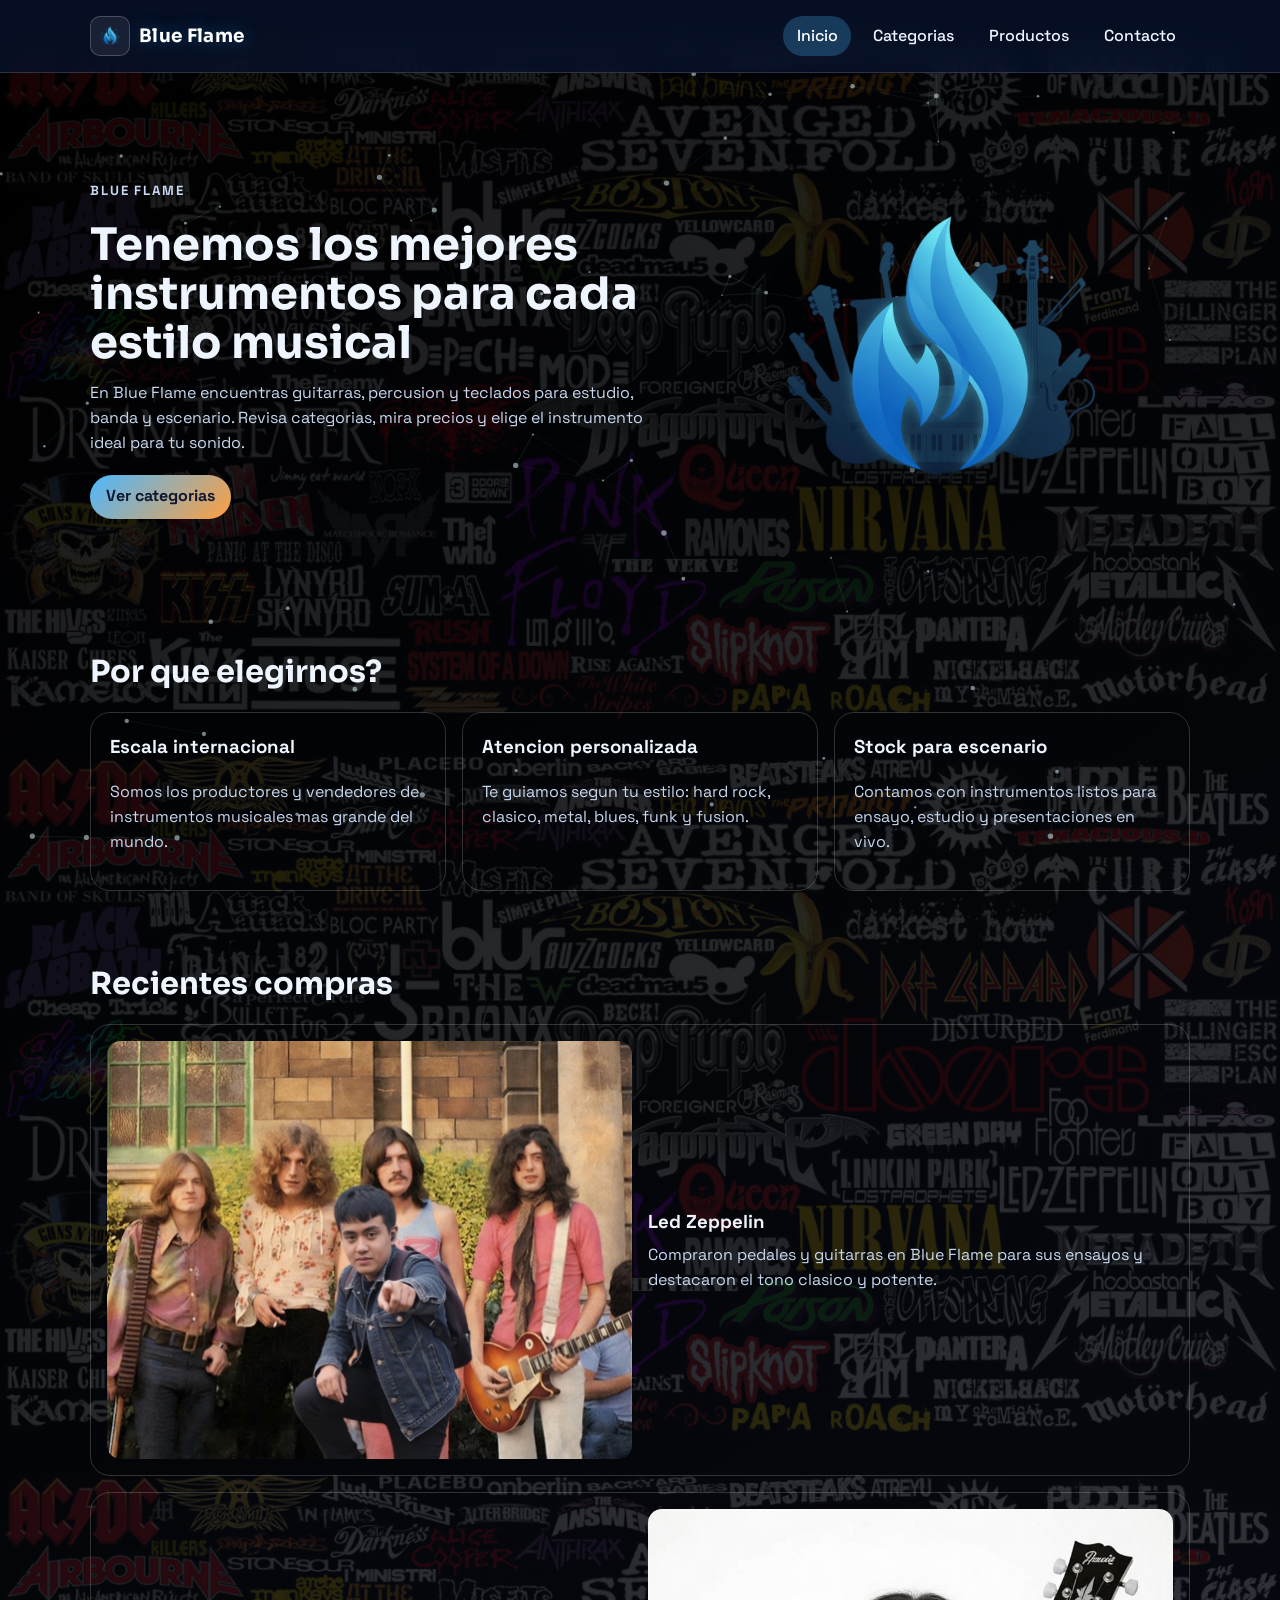
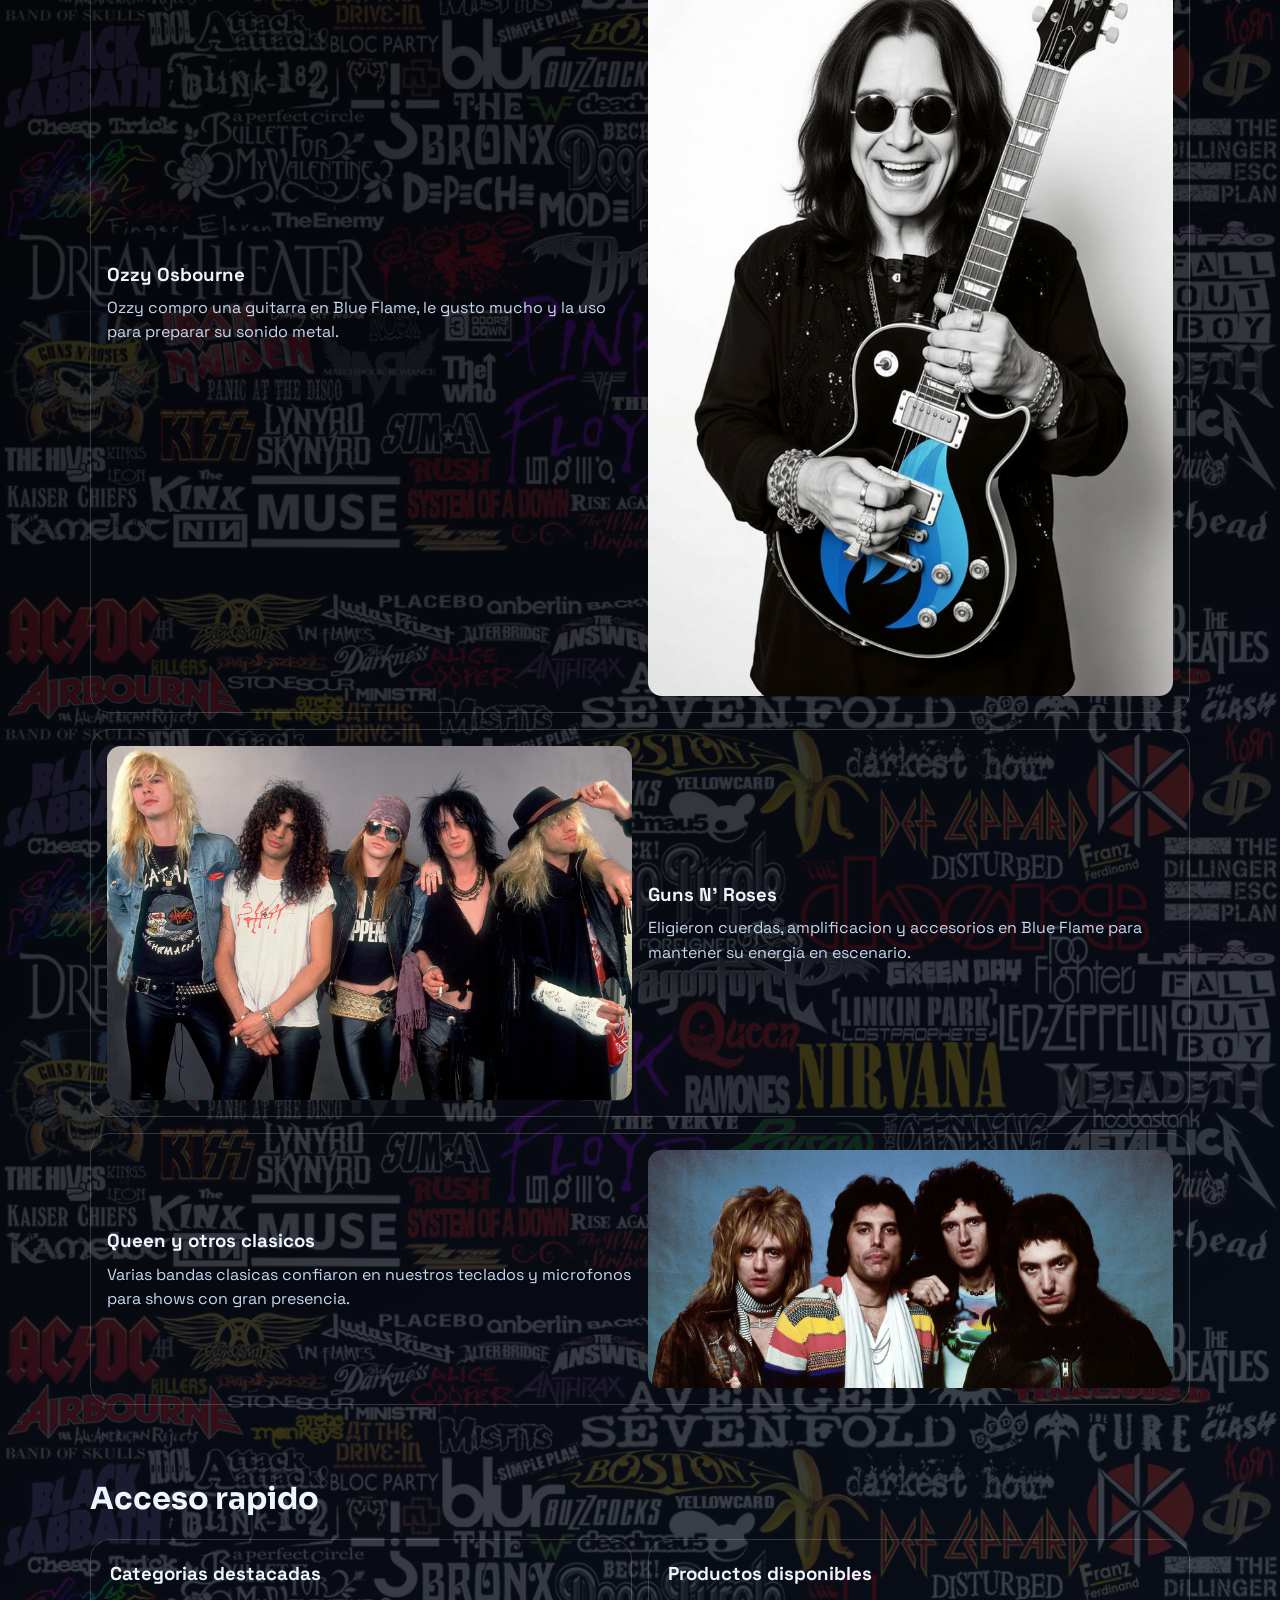
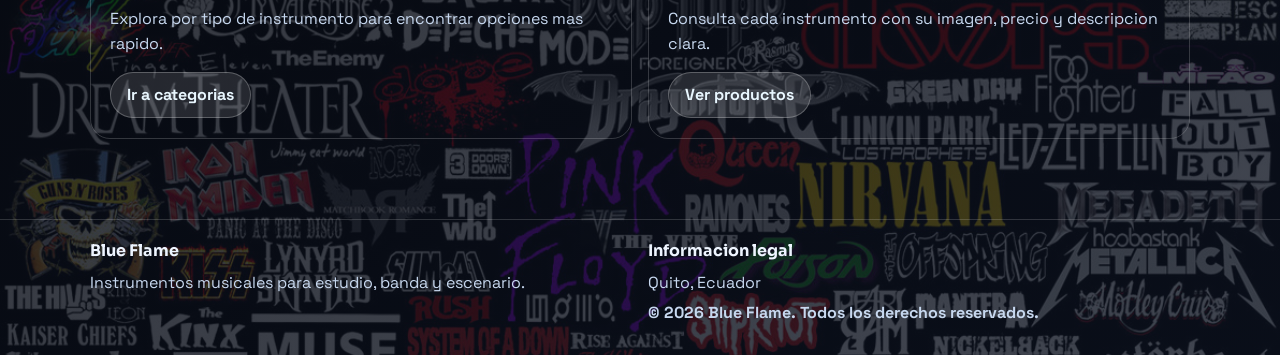
<file: index.html>
﻿<!doctype html>
<html lang="es">
<head>
  <meta charset="UTF-8">
  <meta name="viewport" content="width=device-width, initial-scale=1.0">
  <meta name="description" content="Blue Flame: tienda de instrumentos musicales en Quito.">
  <title>Blue Flame | Inicio</title>
  <link rel="preconnect" href="https://fonts.googleapis.com">
  <link rel="preconnect" href="https://fonts.gstatic.com" crossorigin>
  <link href="https://fonts.googleapis.com/css2?family=Space+Grotesk:wght@400;500;700&family=Sora:wght@600;700&display=swap" rel="stylesheet">
  <link rel="stylesheet" href="assets/css/styles.css">
</head>
<body>
  <!-- Capa visual global: particulas y loader para transiciones entre paginas. -->
  <canvas id="particle-canvas" aria-hidden="true"></canvas>
  <div id="pageLoader" class="page-loader" aria-live="polite" aria-label="Pantalla de carga">
    <div class="page-loader__box">
      <img class="page-loader__img" src="assets/img/loader/ozzy-4.png" alt="Cargando assets de Blue Flame">
      <p class="page-loader__text">Estamos cargando los assets...</p>
    </div>
  </div>

  <header class="site-header">
    <div class="container header-content">
      <a class="brand" href="index.html">
        <img class="brand-logo" src="assets/img/logo.png" alt="Logo Blue Flame">
        <span>Blue Flame</span>
      </a>
      <button class="nav-toggle" aria-label="Abrir menu" aria-expanded="false">Menu</button>
      <nav class="site-nav" aria-label="Navegacion principal">
        <ul>
          <li><a class="active" href="index.html">Inicio</a></li>
          <li><a href="categorias.html">Categorias</a></li>
          <li><a href="productos.html">Productos</a></li>
          <li><a href="contacto.html">Contacto</a></li>
        </ul>
      </nav>
    </div>
  </header>

  <main>
    <!-- Seccion principal de bienvenida con CTA hacia categorias. -->
    <section class="hero reveal">
      <div class="container hero-grid">
        <article class="hero-copy">
          <p class="eyebrow">Blue Flame</p>
          <h1>Tenemos los mejores instrumentos para cada estilo musical</h1>
          <p>
            En Blue Flame encuentras guitarras, percusion y teclados para estudio, banda y escenario.
            Revisa categorias, mira precios y elige el instrumento ideal para tu sonido.
          </p>
          <a class="btn btn-primary" href="categorias.html">Ver categorias</a>
        </article>
        <article class="hero-logo-stage">
          <img class="hero-main-logo" src="assets/img/logo.png" alt="Logo Blue Flame">
        </article>
      </div>
    </section>

    <!-- Bloque de recomendaciones en formato zigzag para mejorar lectura visual. -->
    <section class="section reveal">
      <div class="container">
        <h2>Por que elegirnos?</h2>
        <div class="grid three-cols">
          <article class="card hover-reactive">
            <h3>Escala internacional</h3>
            <p>Somos los productores y vendedores de instrumentos musicales mas grande del mundo.</p>
          </article>
          <article class="card hover-reactive">
            <h3>Atencion personalizada</h3>
            <p>Te guiamos segun tu estilo: hard rock, clasico, metal, blues, funk y fusion.</p>
          </article>
          <article class="card hover-reactive">
            <h3>Stock para escenario</h3>
            <p>Contamos con instrumentos listos para ensayo, estudio y presentaciones en vivo.</p>
          </article>
        </div>
      </div>
    </section>

    <section class="section reveal">
      <div class="container">
        <h2>Recientes compras</h2>
        <div class="rock-zigzag">
          <article class="rock-item hover-reactive">
            <figure class="rock-item__media">
              <img src="assets/img/banners/recomendacion-led-zeppelin.png" alt="Recomendacion Led Zeppelin">
            </figure>
            <div class="rock-item__copy">
              <h3>Led Zeppelin</h3>
              <p>Compraron pedales y guitarras en Blue Flame para sus ensayos y destacaron el tono clasico y potente.</p>
            </div>
          </article>

          <article class="rock-item hover-reactive">
            <figure class="rock-item__media">
              <img src="assets/img/banners/recomendacion-ozzy-osbourne.png" alt="Recomendacion Ozzy Osbourne">
            </figure>
            <div class="rock-item__copy">
              <h3>Ozzy Osbourne</h3>
              <p>Ozzy compro una guitarra en Blue Flame, le gusto mucho y la uso para preparar su sonido metal.</p>
            </div>
          </article>

          <article class="rock-item hover-reactive">
            <figure class="rock-item__media">
              <img src="assets/img/banners/recomendacion-guns-n-roses.png" alt="Recomendacion Guns N Roses">
            </figure>
            <div class="rock-item__copy">
              <h3>Guns N' Roses</h3>
              <p>Eligieron cuerdas, amplificacion y accesorios en Blue Flame para mantener su energia en escenario.</p>
            </div>
          </article>

          <article class="rock-item hover-reactive">
            <figure class="rock-item__media">
              <img src="assets/img/banners/recomendacion-queen.jpg" alt="Recomendacion Queen">
            </figure>
            <div class="rock-item__copy">
              <h3>Queen y otros clasicos</h3>
              <p>Varias bandas clasicas confiaron en nuestros teclados y microfonos para shows con gran presencia.</p>
            </div>
          </article>
        </div>
      </div>
    </section>

    <section class="section reveal">
      <div class="container">
        <h2>Acceso rapido</h2>
        <div class="grid two-cols">
          <article class="feature-card hover-reactive">
            <h3>Categorias destacadas</h3>
            <p>Explora por tipo de instrumento para encontrar opciones mas rapido.</p>
            <a class="btn btn-secondary" href="categorias.html">Ir a categorias</a>
          </article>
          <article class="feature-card hover-reactive">
            <h3>Productos disponibles</h3>
            <p>Consulta cada instrumento con su imagen, precio y descripcion clara.</p>
            <a class="btn btn-secondary" href="productos.html">Ver productos</a>
          </article>
        </div>
      </div>
    </section>
  </main>

  <footer class="site-footer">
    <!-- Pie legal compacto solicitado para mantener foco en contenido principal. -->
    <div class="container footer-grid">
      <section class="footer-block" aria-label="Marca Blue Flame">
        <h3>Blue Flame</h3>
        <p>Instrumentos musicales para estudio, banda y escenario.</p>
      </section>
      <section class="footer-block" aria-label="Informacion legal">
        <h3>Informacion legal</h3>
        <p>Quito, Ecuador</p>
        <p class="footer-copy">&copy; <span data-current-year>2026</span> Blue Flame. Todos los derechos reservados.</p>
      </section>
    </div>
  </footer>

  <script src="assets/js/script.js"></script>
</body>
</html>
</file>
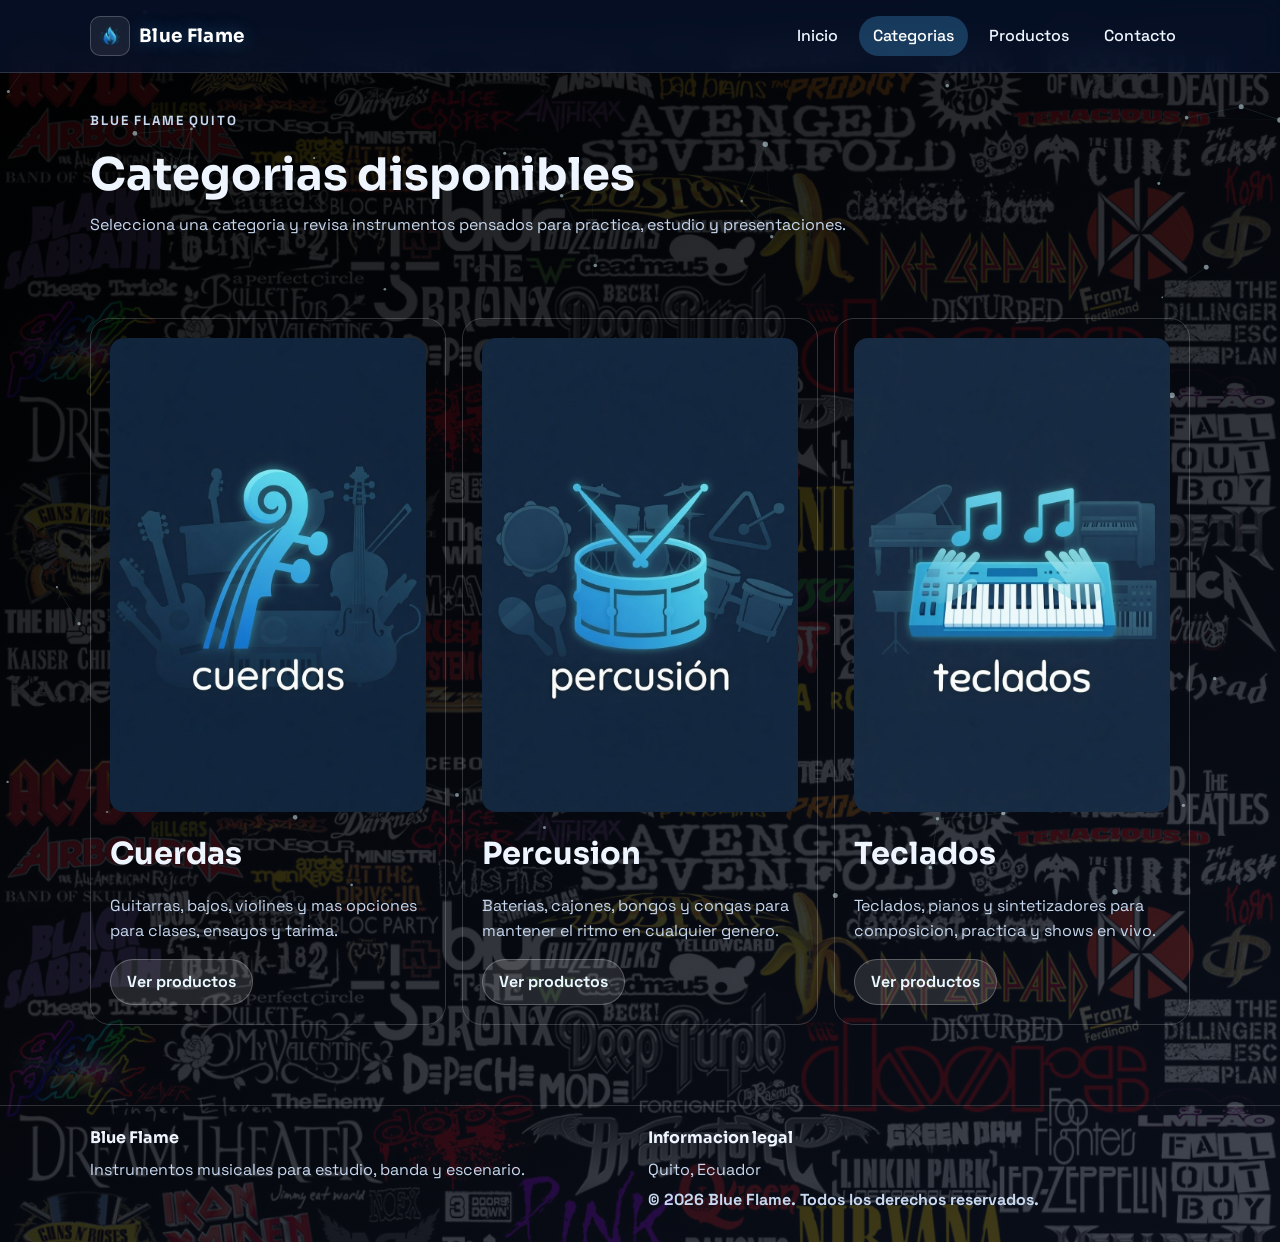
<file: categorias.html>
﻿<!doctype html>
<html lang="es">
<head>
  <meta charset="UTF-8">
  <meta name="viewport" content="width=device-width, initial-scale=1.0">
  <meta name="description" content="Categorias de Blue Flame">
  <title>Blue Flame | Categorias</title>
  <link rel="preconnect" href="https://fonts.googleapis.com">
  <link rel="preconnect" href="https://fonts.gstatic.com" crossorigin>
  <link href="https://fonts.googleapis.com/css2?family=Space+Grotesk:wght@400;500;700&family=Sora:wght@600;700&display=swap" rel="stylesheet">
  <link rel="stylesheet" href="assets/css/styles.css">
</head>
<body>
  <!-- Capa visual global: particulas y loader para transiciones entre paginas. -->
  <canvas id="particle-canvas" aria-hidden="true"></canvas>
  <div id="pageLoader" class="page-loader" aria-live="polite" aria-label="Pantalla de carga">
    <div class="page-loader__box">
      <img class="page-loader__img" src="assets/img/loader/ozzy-4.png" alt="Cargando assets de Blue Flame">
      <p class="page-loader__text">Estamos cargando los assets...</p>
    </div>
  </div>

  <header class="site-header">
    <div class="container header-content">
      <a class="brand" href="index.html">
        <img class="brand-logo" src="assets/img/logo.png" alt="Logo Blue Flame">
        <span>Blue Flame</span>
      </a>
      <button class="nav-toggle" aria-label="Abrir menu" aria-expanded="false">Menu</button>
      <nav class="site-nav" aria-label="Navegacion principal">
        <ul>
          <li><a href="index.html">Inicio</a></li>
          <li><a class="active" href="categorias.html">Categorias</a></li>
          <li><a href="productos.html">Productos</a></li>
          <li><a href="contacto.html">Contacto</a></li>
        </ul>
      </nav>
    </div>
  </header>

  <main>
    <!-- Listado semantico de categorias con enlace directo a productos filtrados. -->
    <section class="page-hero reveal">
      <div class="container">
        <p class="eyebrow">Blue Flame Quito</p>
        <h1>Categorias disponibles</h1>
        <p>Selecciona una categoria y revisa instrumentos pensados para practica, estudio y presentaciones.</p>
      </div>
    </section>

    <section class="section reveal">
      <div class="container">
        <div class="grid three-cols">
          <article class="card category-card hover-reactive">
            <img src="assets/img/categorias/categoria-cuerdas.jpg" alt="Categoria de instrumentos de cuerda">
            <h2>Cuerdas</h2>
            <p>Guitarras, bajos, violines y mas opciones para clases, ensayos y tarima.</p>
            <a class="btn btn-secondary" href="productos.html?categoria=cuerdas">Ver productos</a>
          </article>

          <article class="card category-card hover-reactive">
            <img src="assets/img/categorias/categoria-percusion.jpg" alt="Categoria de instrumentos de percusion">
            <h2>Percusion</h2>
            <p>Baterias, cajones, bongos y congas para mantener el ritmo en cualquier genero.</p>
            <a class="btn btn-secondary" href="productos.html?categoria=percusion">Ver productos</a>
          </article>

          <article class="card category-card hover-reactive">
            <img src="assets/img/categorias/teclados.jpg" alt="Categoria de teclados musicales">
            <h2>Teclados</h2>
            <p>Teclados, pianos y sintetizadores para composicion, practica y shows en vivo.</p>
            <a class="btn btn-secondary" href="productos.html?categoria=teclados">Ver productos</a>
          </article>
        </div>
      </div>
    </section>
  </main>

  <footer class="site-footer">
    <!-- Pie legal compacto solicitado para mantener foco en contenido principal. -->
    <div class="container footer-grid">
      <section class="footer-block" aria-label="Marca Blue Flame">
        <h3>Blue Flame</h3>
        <p>Instrumentos musicales para estudio, banda y escenario.</p>
      </section>
      <section class="footer-block" aria-label="Informacion legal">
        <h3>Informacion legal</h3>
        <p>Quito, Ecuador</p>
        <p class="footer-copy">&copy; <span data-current-year>2026</span> Blue Flame. Todos los derechos reservados.</p>
      </section>
    </div>
  </footer>

  <script src="assets/js/script.js"></script>
</body>
</html>
</file>
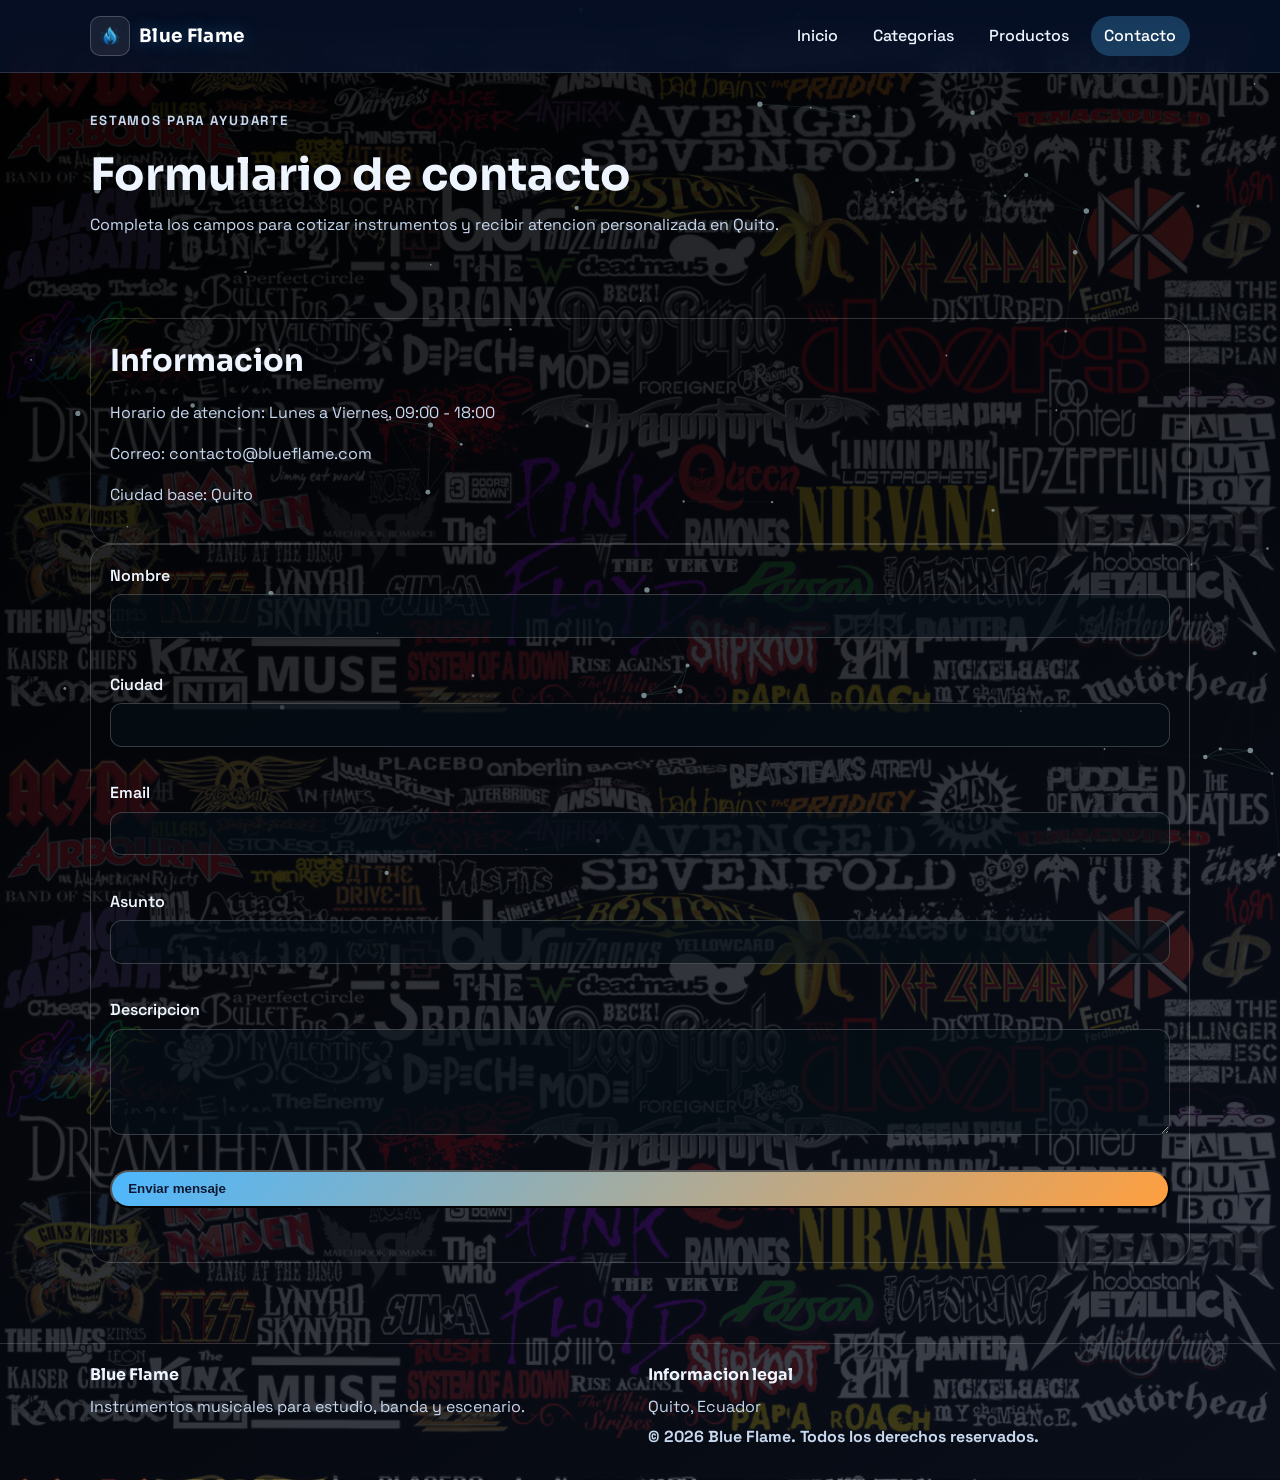
<file: contacto.html>
﻿<!doctype html>
<html lang="es">
<head>
  <meta charset="UTF-8">
  <meta name="viewport" content="width=device-width, initial-scale=1.0">
  <meta name="description" content="Contacto de Blue Flame">
  <title>Blue Flame | Contacto</title>
  <link rel="preconnect" href="https://fonts.googleapis.com">
  <link rel="preconnect" href="https://fonts.gstatic.com" crossorigin>
  <link href="https://fonts.googleapis.com/css2?family=Space+Grotesk:wght@400;500;700&family=Sora:wght@600;700&display=swap" rel="stylesheet">
  <link rel="stylesheet" href="assets/css/styles.css">
</head>
<body>
  <!-- Capa visual global: particulas y loader para transiciones entre paginas. -->
  <canvas id="particle-canvas" aria-hidden="true"></canvas>
  <div id="pageLoader" class="page-loader" aria-live="polite" aria-label="Pantalla de carga">
    <div class="page-loader__box">
      <img class="page-loader__img" src="assets/img/loader/ozzy-4.png" alt="Cargando assets de Blue Flame">
      <p class="page-loader__text">Estamos cargando los assets...</p>
    </div>
  </div>

  <header class="site-header">
    <div class="container header-content">
      <a class="brand" href="index.html">
        <img class="brand-logo" src="assets/img/logo.png" alt="Logo Blue Flame">
        <span>Blue Flame</span>
      </a>
      <button class="nav-toggle" aria-label="Abrir menu" aria-expanded="false">Menu</button>
      <nav class="site-nav" aria-label="Navegacion principal">
        <ul>
          <li><a href="index.html">Inicio</a></li>
          <li><a href="categorias.html">Categorias</a></li>
          <li><a href="productos.html">Productos</a></li>
          <li><a class="active" href="contacto.html">Contacto</a></li>
        </ul>
      </nav>
    </div>
  </header>

  <main>
    <!-- Formulario con validacion completa en JavaScript segun rubrica. -->
    <section class="page-hero reveal">
      <div class="container">
        <p class="eyebrow">Estamos para ayudarte</p>
        <h1>Formulario de contacto</h1>
        <p>Completa los campos para cotizar instrumentos y recibir atencion personalizada en Quito.</p>
      </div>
    </section>

    <section class="section reveal">
      <div class="container contact-layout">
        <article class="card hover-reactive">
          <h2>Informacion</h2>
          <p>Horario de atencion: Lunes a Viernes, 09:00 - 18:00</p>
          <p>Correo: contacto@blueflame.com</p>
          <p>Ciudad base: Quito</p>
        </article>

        <article class="card hover-reactive">
          <form id="contactForm" novalidate>
            <div class="form-row">
              <label for="nombre">Nombre</label>
              <input id="nombre" name="nombre" type="text" autocomplete="name" required>
              <p class="error-message" data-error-for="nombre"></p>
            </div>

            <div class="form-row">
              <label for="ciudad">Ciudad</label>
              <input id="ciudad" name="ciudad" type="text" autocomplete="address-level2" required>
              <p class="error-message" data-error-for="ciudad"></p>
            </div>

            <div class="form-row">
              <label for="email">Email</label>
              <input id="email" name="email" type="email" autocomplete="email" required>
              <p class="error-message" data-error-for="email"></p>
            </div>

            <div class="form-row">
              <label for="asunto">Asunto</label>
              <input id="asunto" name="asunto" type="text" required>
              <p class="error-message" data-error-for="asunto"></p>
            </div>

            <div class="form-row">
              <label for="descripcion">Descripcion</label>
              <textarea id="descripcion" name="descripcion" rows="4" required></textarea>
              <p class="error-message" data-error-for="descripcion"></p>
            </div>

            <button class="btn btn-primary" type="submit">Enviar mensaje</button>
            <p class="form-status" id="formStatus" aria-live="polite"></p>
          </form>
        </article>
      </div>
    </section>
  </main>

  <footer class="site-footer">
    <!-- Pie legal compacto solicitado para mantener foco en contenido principal. -->
    <div class="container footer-grid">
      <section class="footer-block" aria-label="Marca Blue Flame">
        <h3>Blue Flame</h3>
        <p>Instrumentos musicales para estudio, banda y escenario.</p>
      </section>
      <section class="footer-block" aria-label="Informacion legal">
        <h3>Informacion legal</h3>
        <p>Quito, Ecuador</p>
        <p class="footer-copy">&copy; <span data-current-year>2026</span> Blue Flame. Todos los derechos reservados.</p>
      </section>
    </div>
  </footer>

  <script src="assets/js/script.js"></script>
</body>
</html>
</file>
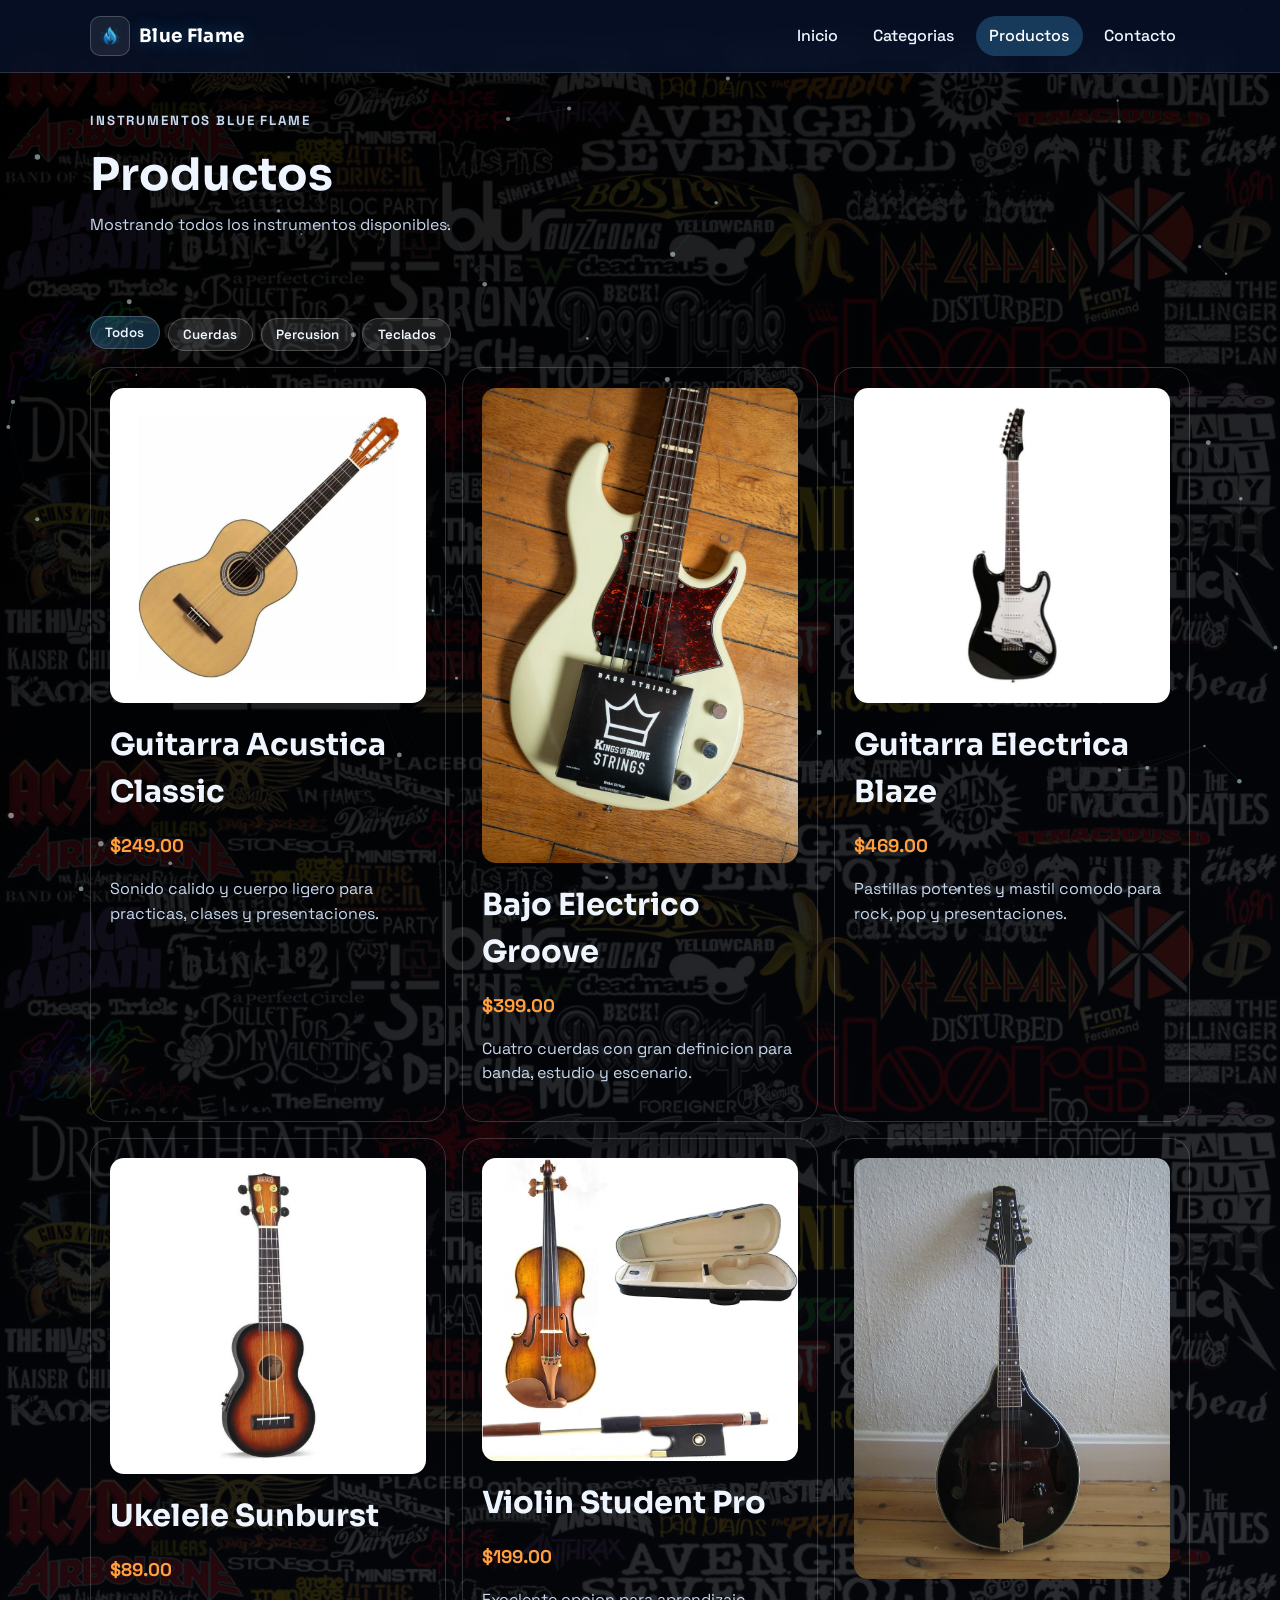
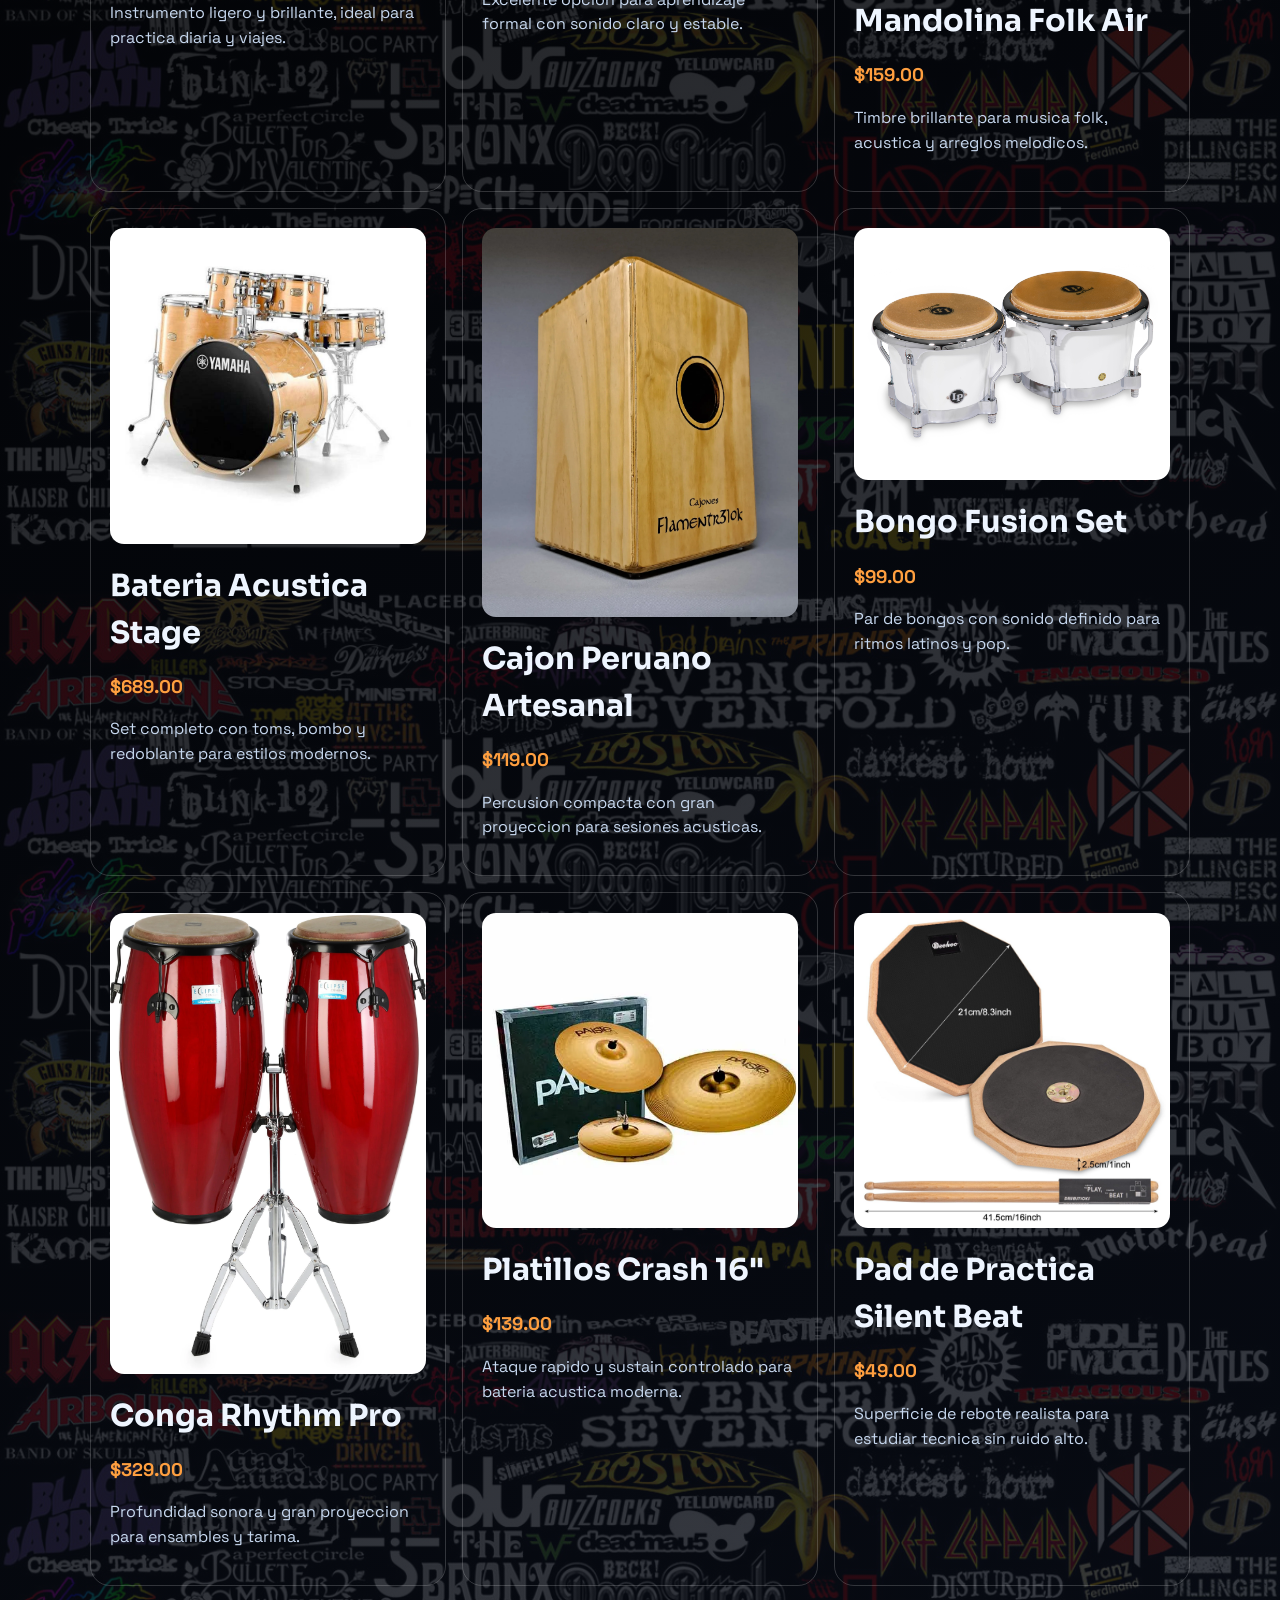
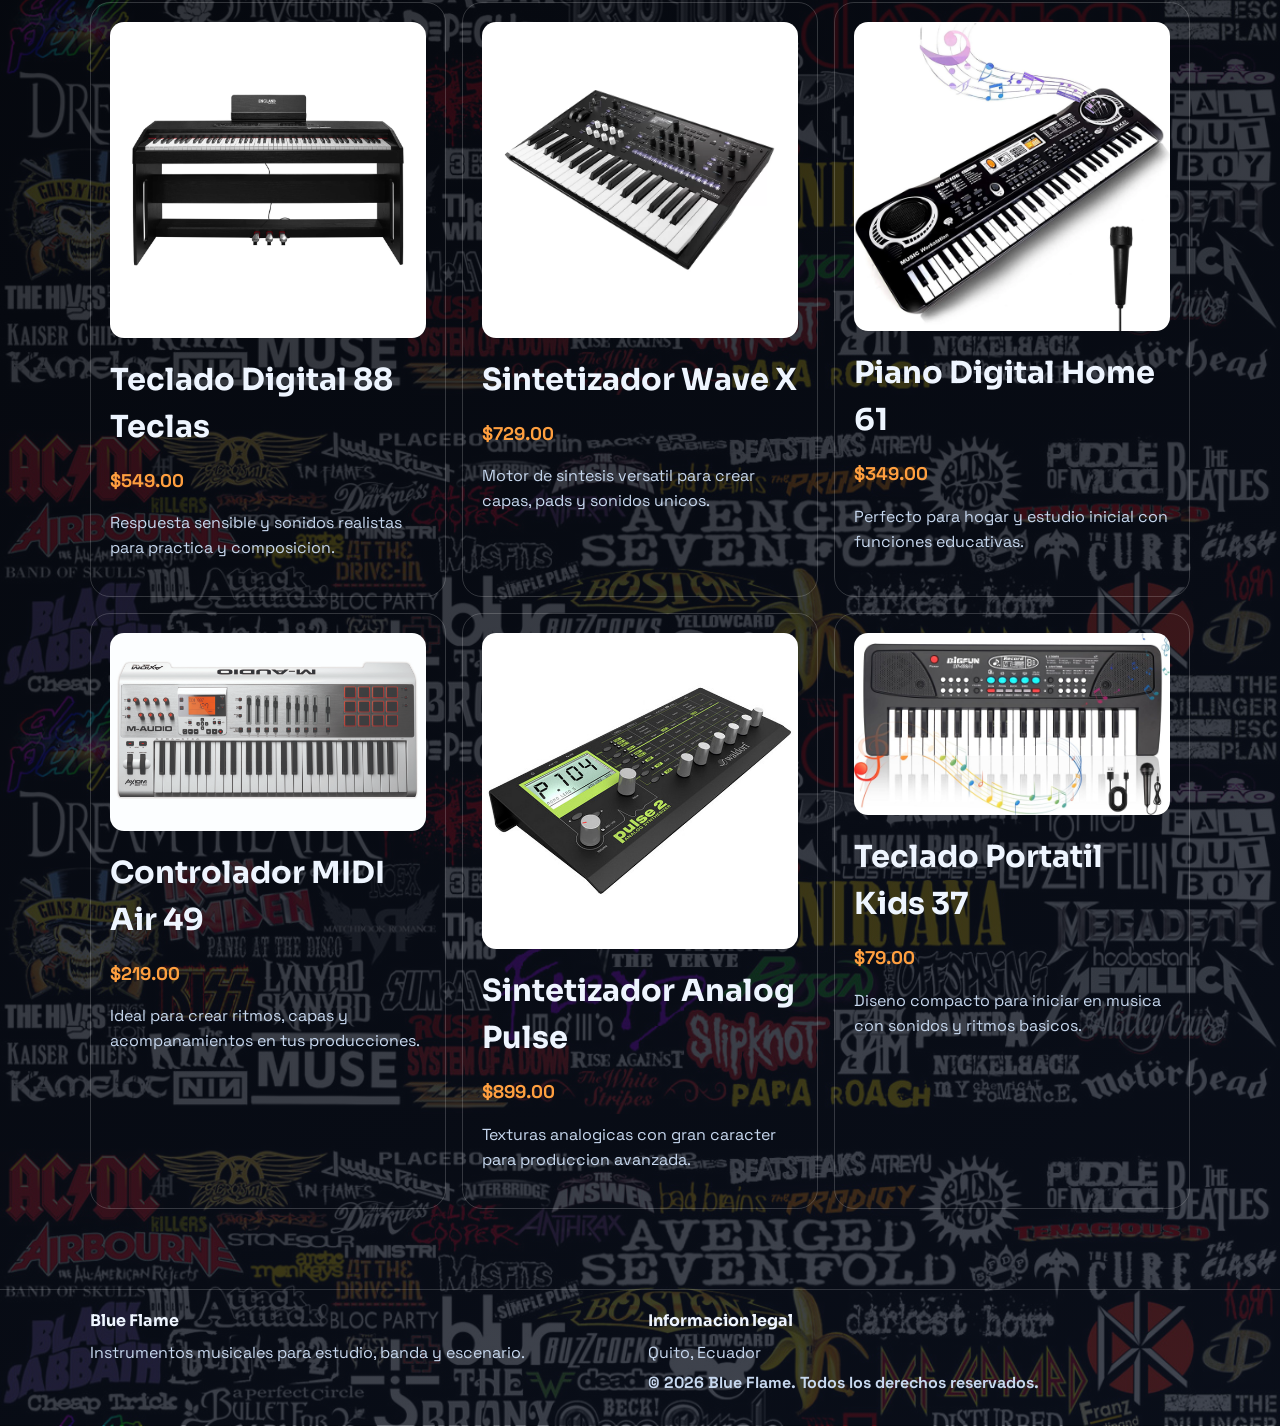
<file: productos.html>
﻿<!doctype html>
<html lang="es">
<head>
  <meta charset="UTF-8">
  <meta name="viewport" content="width=device-width, initial-scale=1.0">
  <meta name="description" content="Productos de Blue Flame">
  <title>Blue Flame | Productos</title>
  <link rel="preconnect" href="https://fonts.googleapis.com">
  <link rel="preconnect" href="https://fonts.gstatic.com" crossorigin>
  <link href="https://fonts.googleapis.com/css2?family=Space+Grotesk:wght@400;500;700&family=Sora:wght@600;700&display=swap" rel="stylesheet">
  <link rel="stylesheet" href="assets/css/styles.css">
</head>
<body>
  <!-- Capa visual global: particulas y loader para transiciones entre paginas. -->
  <canvas id="particle-canvas" aria-hidden="true"></canvas>
  <div id="pageLoader" class="page-loader" aria-live="polite" aria-label="Pantalla de carga">
    <div class="page-loader__box">
      <img class="page-loader__img" src="assets/img/loader/ozzy-4.png" alt="Cargando assets de Blue Flame">
      <p class="page-loader__text">Estamos cargando los assets...</p>
    </div>
  </div>

  <header class="site-header">
    <div class="container header-content">
      <a class="brand" href="index.html">
        <img class="brand-logo" src="assets/img/logo.png" alt="Logo Blue Flame">
        <span>Blue Flame</span>
      </a>
      <button class="nav-toggle" aria-label="Abrir menu" aria-expanded="false">Menu</button>
      <nav class="site-nav" aria-label="Navegacion principal">
        <ul>
          <li><a href="index.html">Inicio</a></li>
          <li><a href="categorias.html">Categorias</a></li>
          <li><a class="active" href="productos.html">Productos</a></li>
          <li><a href="contacto.html">Contacto</a></li>
        </ul>
      </nav>
    </div>
  </header>

  <main>
    <!-- Catalogo principal con filtros por categoria (DOM + eventos). -->
    <section class="page-hero reveal">
      <div class="container">
        <p class="eyebrow">Instrumentos Blue Flame</p>
        <h1>Productos</h1>
        <p id="filtroActual">Mostrando todos los instrumentos disponibles.</p>
      </div>
    </section>

    <section class="section reveal">
      <div class="container">
        <div class="filter-bar" role="toolbar" aria-label="Filtros de categoria">
          <button class="filter-btn active" data-filter="todos" type="button">Todos</button>
          <button class="filter-btn" data-filter="cuerdas" type="button">Cuerdas</button>
          <button class="filter-btn" data-filter="percusion" type="button">Percusion</button>
          <button class="filter-btn" data-filter="teclados" type="button">Teclados</button>
        </div>

        <section class="grid three-cols product-grid" id="productGrid" aria-label="Listado de productos">
          <article class="card product-card hover-reactive" data-category="cuerdas">
            <img src="assets/img/productos/guitarra-acustica-classic.png" alt="Guitarra acustica classic">
            <h2>Guitarra Acustica Classic</h2>
            <p class="price">$249.00</p>
            <p>Sonido calido y cuerpo ligero para practicas, clases y presentaciones.</p>
          </article>

          <article class="card product-card hover-reactive" data-category="cuerdas">
            <img src="assets/img/productos/bajo-electrico-groove.png" alt="Bajo electrico groove">
            <h2>Bajo Electrico Groove</h2>
            <p class="price">$399.00</p>
            <p>Cuatro cuerdas con gran definicion para banda, estudio y escenario.</p>
          </article>

          <article class="card product-card hover-reactive" data-category="cuerdas">
            <img src="assets/img/productos/guitarra-electrica-blaze.jpg" alt="Guitarra electrica blaze">
            <h2>Guitarra Electrica Blaze</h2>
            <p class="price">$469.00</p>
            <p>Pastillas potentes y mastil comodo para rock, pop y presentaciones.</p>
          </article>

          <article class="card product-card hover-reactive" data-category="cuerdas">
            <img src="assets/img/productos/ukelele-sunburst.png" alt="Ukelele sunburst">
            <h2>Ukelele Sunburst</h2>
            <p class="price">$89.00</p>
            <p>Instrumento ligero y brillante, ideal para practica diaria y viajes.</p>
          </article>

          <article class="card product-card hover-reactive" data-category="cuerdas">
            <img src="assets/img/productos/violin-student-pro.png" alt="Violin student pro">
            <h2>Violin Student Pro</h2>
            <p class="price">$199.00</p>
            <p>Excelente opcion para aprendizaje formal con sonido claro y estable.</p>
          </article>

          <article class="card product-card hover-reactive" data-category="cuerdas">
            <img src="assets/img/productos/mandolina-folk-air.png" alt="Mandolina folk air">
            <h2>Mandolina Folk Air</h2>
            <p class="price">$159.00</p>
            <p>Timbre brillante para musica folk, acustica y arreglos melodicos.</p>
          </article>

          <article class="card product-card hover-reactive" data-category="percusion">
            <img src="assets/img/productos/bateria-acustica-stage.png" alt="Bateria acustica stage">
            <h2>Bateria Acustica Stage</h2>
            <p class="price">$689.00</p>
            <p>Set completo con toms, bombo y redoblante para estilos modernos.</p>
          </article>

          <article class="card product-card hover-reactive" data-category="percusion">
            <img src="assets/img/productos/cajon-peruano-artesanal.png" alt="Cajon peruano artesanal">
            <h2>Cajon Peruano Artesanal</h2>
            <p class="price">$119.00</p>
            <p>Percusion compacta con gran proyeccion para sesiones acusticas.</p>
          </article>

          <article class="card product-card hover-reactive" data-category="percusion">
            <img src="assets/img/productos/bongo-fusion-set.jpg" alt="Bongo fusion set">
            <h2>Bongo Fusion Set</h2>
            <p class="price">$99.00</p>
            <p>Par de bongos con sonido definido para ritmos latinos y pop.</p>
          </article>

          <article class="card product-card hover-reactive" data-category="percusion">
            <img src="assets/img/productos/conga-rhythm-pro.png" alt="Conga rhythm pro">
            <h2>Conga Rhythm Pro</h2>
            <p class="price">$329.00</p>
            <p>Profundidad sonora y gran proyeccion para ensambles y tarima.</p>
          </article>

          <article class="card product-card hover-reactive" data-category="percusion">
            <img src="assets/img/productos/platillos-crash-16.png" alt="Platillos crash 16">
            <h2>Platillos Crash 16"</h2>
            <p class="price">$139.00</p>
            <p>Ataque rapido y sustain controlado para bateria acustica moderna.</p>
          </article>

          <article class="card product-card hover-reactive" data-category="percusion">
            <img src="assets/img/productos/pad-practica-silent-beat.png" alt="Pad de practica silent beat">
            <h2>Pad de Practica Silent Beat</h2>
            <p class="price">$49.00</p>
            <p>Superficie de rebote realista para estudiar tecnica sin ruido alto.</p>
          </article>

          <article class="card product-card hover-reactive" data-category="teclados">
            <img src="assets/img/productos/teclado-digital-88-teclas.jpg" alt="Teclado digital 88 teclas">
            <h2>Teclado Digital 88 Teclas</h2>
            <p class="price">$549.00</p>
            <p>Respuesta sensible y sonidos realistas para practica y composicion.</p>
          </article>

          <article class="card product-card hover-reactive" data-category="teclados">
            <img src="assets/img/productos/sintetizador-wave-x.png" alt="Sintetizador wave x">
            <h2>Sintetizador Wave X</h2>
            <p class="price">$729.00</p>
            <p>Motor de sintesis versatil para crear capas, pads y sonidos unicos.</p>
          </article>

          <article class="card product-card hover-reactive" data-category="teclados">
            <img src="assets/img/productos/piano-digital-home-61.webp" alt="Piano digital home 61">
            <h2>Piano Digital Home 61</h2>
            <p class="price">$349.00</p>
            <p>Perfecto para hogar y estudio inicial con funciones educativas.</p>
          </article>

          <article class="card product-card hover-reactive" data-category="teclados">
            <img src="assets/img/productos/controlador-midi-air-49.png" alt="Controlador midi air 49">
            <h2>Controlador MIDI Air 49</h2>
            <p class="price">$219.00</p>
            <p>Ideal para crear ritmos, capas y acompanamientos en tus producciones.</p>
          </article>

          <article class="card product-card hover-reactive" data-category="teclados">
            <img src="assets/img/productos/sintetizador-analog-pulse.jpg" alt="Sintetizador analog pulse">
            <h2>Sintetizador Analog Pulse</h2>
            <p class="price">$899.00</p>
            <p>Texturas analogicas con gran caracter para produccion avanzada.</p>
          </article>

          <article class="card product-card hover-reactive" data-category="teclados">
            <img src="assets/img/productos/teclado-portatil-kids-37.png" alt="Teclado portatil kids 37">
            <h2>Teclado Portatil Kids 37</h2>
            <p class="price">$79.00</p>
            <p>Diseno compacto para iniciar en musica con sonidos y ritmos basicos.</p>
          </article>
        </section>

        <p class="empty-state" id="emptyState" hidden>No hay productos para la categoria seleccionada.</p>
      </div>
    </section>
  </main>

  <footer class="site-footer">
    <!-- Pie legal compacto solicitado para mantener foco en contenido principal. -->
    <div class="container footer-grid">
      <section class="footer-block" aria-label="Marca Blue Flame">
        <h3>Blue Flame</h3>
        <p>Instrumentos musicales para estudio, banda y escenario.</p>
      </section>
      <section class="footer-block" aria-label="Informacion legal">
        <h3>Informacion legal</h3>
        <p>Quito, Ecuador</p>
        <p class="footer-copy">&copy; <span data-current-year>2026</span> Blue Flame. Todos los derechos reservados.</p>
      </section>
    </div>
  </footer>

  <script src="assets/js/script.js"></script>
</body>
</html>
</file>
<file: assets/css/styles.css>
:root {
  --bg-deep: #0a1230;
  --text-main: #eef5ff;
  --text-muted: #c7d8ef;
  --accent-warm: #ff9f3f;
  --radius-lg: 20px;
  --radius-md: 14px;
}

*,
*::before,
*::after {
  box-sizing: border-box;
}

html,
body {
  margin: 0;
  padding: 0;
  font-family: "Space Grotesk", sans-serif;
  color: var(--text-main);
  background-image:
    linear-gradient(145deg, rgba(0, 0, 0, 0.9), rgba(12, 18, 32, 0.78)),
    url("../img/banners/background-final.jpg");
  background-position: center, center top;
  /* Nota del equipo (Pablo): se repite la imagen para cubrir espacios en pantallas altas. */
  background-repeat: no-repeat, repeat;
  background-size: cover, contain;
  background-color: var(--bg-deep);
  overflow-x: hidden;
}

body {
  min-height: 100vh;
  line-height: 1.55;
  position: relative;
}

.page-loader {
  align-items: center;
  background:
    linear-gradient(145deg, rgba(0, 0, 0, 0.84), rgba(12, 18, 32, 0.84)),
    url("../img/banners/background-final.jpg") center / cover no-repeat;
  display: flex;
  inset: 0;
  justify-content: center;
  opacity: 1;
  position: fixed;
  transition: opacity 0.35s ease, visibility 0.35s ease;
  visibility: visible;
  z-index: 4000;
}

.page-loader--hidden {
  opacity: 0;
  pointer-events: none;
  visibility: hidden;
}

.page-loader__box {
  align-items: center;
  backdrop-filter: blur(5px);
  background: rgba(9, 20, 45, 0.55);
  border: 1px solid rgba(255, 255, 255, 0.24);
  border-radius: 18px;
  box-shadow: 0 16px 38px rgba(0, 0, 0, 0.42);
  display: flex;
  flex-direction: column;
  gap: 0.55rem;
  padding: 0.95rem 1.05rem;
}

.page-loader__img {
  animation: loader-float 1.55s ease-in-out infinite;
  height: clamp(72px, 12vw, 118px);
  object-fit: contain;
  width: clamp(72px, 12vw, 118px);
}

.page-loader__text {
  color: #e9f5ff;
  font-size: 0.95rem;
  font-weight: 700;
  letter-spacing: 0.01em;
  margin: 0;
}

@keyframes loader-float {
  0%,
  100% {
    transform: translateY(0);
  }
  50% {
    transform: translateY(-8px);
  }
}

#particle-canvas {
  inset: 0;
  opacity: 0.75;
  pointer-events: none;
  position: fixed;
  z-index: 0;
}

main,
.site-footer {
  position: relative;
  z-index: 2;
}

.container {
  margin-inline: auto;
  width: min(1100px, 92%);
}

.site-header {
  backdrop-filter: blur(12px);
  background: rgba(8, 19, 46, 0.74);
  border-bottom: 1px solid rgba(255, 255, 255, 0.15);
  position: sticky;
  top: 0;
  z-index: 1200;
}

.header-content {
  align-items: center;
  display: flex;
  gap: 1rem;
  justify-content: space-between;
  min-height: 72px;
}

.brand {
  align-items: center;
  color: #fff;
  display: inline-flex;
  font-family: "Sora", sans-serif;
  font-size: 1.15rem;
  font-weight: 700;
  gap: 0.55rem;
  letter-spacing: 0.02em;
  text-shadow: 0 0 18px rgba(76, 184, 255, 0.35);
  text-decoration: none;
}

.brand-logo {
  background: rgba(255, 255, 255, 0.08);
  border: 1px solid rgba(255, 255, 255, 0.2);
  border-radius: 10px;
  height: 40px;
  object-fit: contain;
  padding: 0.15rem;
  width: 40px;
}

.nav-toggle {
  background: rgba(255, 255, 255, 0.08);
  border: 1px solid rgba(255, 255, 255, 0.2);
  border-radius: 10px;
  color: var(--text-main);
  cursor: pointer;
  display: none;
  font-family: inherit;
  font-weight: 600;
  padding: 0.45rem 0.8rem;
}

.site-nav ul {
  align-items: center;
  display: flex;
  gap: 0.5rem;
  list-style: none;
  margin: 0;
  padding: 0;
}

.site-nav {
  position: relative;
  z-index: 1250;
}

.site-nav a {
  border-radius: 999px;
  color: var(--text-main);
  display: inline-block;
  font-weight: 500;
  padding: 0.45rem 0.85rem;
  text-decoration: none;
  transition: background-color 0.25s ease, color 0.25s ease;
}

.site-nav a:hover,
.site-nav a.active {
  background: rgba(76, 184, 255, 0.26);
  color: #fff;
}

.hero,
.page-hero {
  padding: clamp(2rem, 3vw, 3.5rem) 0;
}

.hero-grid {
  align-items: center;
  display: grid;
  gap: 1.6rem;
  grid-template-columns: 1.15fr 1fr;
}

.hero-copy h1,
.page-hero h1 {
  font-family: "Sora", sans-serif;
  font-size: clamp(1.8rem, 4vw, 2.8rem);
  line-height: 1.1;
  margin: 0 0 0.8rem;
}

.eyebrow {
  color: var(--accent-warm);
  font-size: 0.83rem;
  font-weight: 700;
  letter-spacing: 0.14em;
  margin: 0 0 0.6rem;
  text-transform: uppercase;
}

.hero-copy p,
.page-hero p {
  color: var(--text-muted);
  margin: 0 0 1.2rem;
}

.hero-logo-stage {
  align-items: center;
  display: flex;
  justify-content: center;
  min-height: clamp(220px, 28vw, 340px);
}

.hero-main-logo {
  animation: logo-elevate 3.1s ease-in-out infinite;
  filter: drop-shadow(0 12px 24px rgba(0, 0, 0, 0.42));
  object-fit: contain;
  width: min(320px, 72%);
}

@keyframes logo-elevate {
  0%,
  100% {
    transform: translateY(0);
  }
  50% {
    transform: translateY(-12px);
  }
}

.section {
  padding: 1.4rem 0 3rem;
}

.section h2 {
  font-family: "Sora", sans-serif;
  font-size: clamp(1.35rem, 3vw, 1.9rem);
  margin: 0 0 1rem;
}

.grid {
  display: grid;
  gap: 1rem;
}

.three-cols {
  grid-template-columns: repeat(3, minmax(0, 1fr));
}

.two-cols,
.contact-layout {
  grid-template-columns: repeat(2, minmax(0, 1fr));
}

.rock-zigzag {
  display: grid;
  gap: 1rem;
}

.rock-item {
  align-items: center;
  background: transparent;
  border: 1px solid rgba(255, 255, 255, 0.18);
  border-radius: var(--radius-lg);
  box-shadow: none;
  display: grid;
  gap: 1rem;
  grid-template-columns: repeat(2, minmax(0, 1fr));
  padding: 1rem;
  transition: transform 0.35s cubic-bezier(0.2, 1, 0.3, 1), border-color 0.3s ease, background-color 0.3s ease;
}

.rock-item:hover {
  background: transparent;
  border-color: rgba(76, 184, 255, 0.55);
  transform: translateY(-5px);
}

.rock-item:nth-child(even) .rock-item__media {
  order: 2;
}

.rock-item:nth-child(even) .rock-item__copy {
  order: 1;
}

.rock-item__media {
  margin: 0;
  width: 100%;
}

.rock-item__media img {
  border-radius: var(--radius-md);
  display: block;
  height: auto;
  object-fit: contain;
  width: 100%;
}

.rock-item__copy h3 {
  margin: 0 0 0.45rem;
}

.rock-item__copy p {
  color: var(--text-muted);
  margin: 0;
}

.card,
.feature-card {
  /* Se deja transparente para que el fondo global se vea uniforme en todo el sitio. */
  background: transparent;
  border: 1px solid rgba(255, 255, 255, 0.18);
  border-radius: var(--radius-lg);
  box-shadow: none;
  padding: 1.2rem;
  transition: transform 0.35s cubic-bezier(0.2, 1, 0.3, 1), border-color 0.3s ease, background-color 0.3s ease;
}

.card h2,
.card h3,
.feature-card h3 {
  margin-top: 0;
}

.card p,
.feature-card p {
  color: var(--text-muted);
}

.card:hover,
.feature-card:hover {
  background: transparent;
  border-color: rgba(76, 184, 255, 0.55);
  transform: translateY(-7px);
}

.hover-reactive {
  /* Se retiro el brillo por puntero; esta clase queda para recorte visual limpio. */
  overflow: hidden;
  position: relative;
}

.category-card img,
.product-card img {
  border-radius: var(--radius-md);
  margin-bottom: 0.7rem;
  background: rgba(0, 0, 0, 0.35);
  object-fit: contain;
  width: 100%;
  height: auto;
}

.product-card .price {
  color: var(--accent-warm);
  font-size: 1.15rem;
  font-weight: 700;
  margin: 0.3rem 0;
}

.filter-bar {
  align-items: center;
  display: flex;
  flex-wrap: wrap;
  gap: 0.5rem;
  margin-bottom: 1rem;
}

.filter-btn {
  background: rgba(255, 255, 255, 0.1);
  border: 1px solid rgba(255, 255, 255, 0.2);
  border-radius: 999px;
  color: var(--text-main);
  cursor: pointer;
  font-family: inherit;
  font-weight: 600;
  padding: 0.45rem 0.9rem;
  transition: background-color 0.25s ease, transform 0.25s ease;
}

.filter-btn:hover,
.filter-btn.active {
  background: rgba(76, 184, 255, 0.24);
  transform: translateY(-2px);
}

.empty-state {
  color: #ffd4d4;
  font-weight: 600;
  margin-top: 1rem;
}

.btn {
  border-radius: 999px;
  display: inline-flex;
  font-weight: 700;
  gap: 0.4rem;
  padding: 0.6rem 1rem;
  text-decoration: none;
  transition: transform 0.25s ease, box-shadow 0.25s ease, background-color 0.25s ease;
}

.btn:hover {
  transform: translateY(-2px) scale(1.02);
}

.btn-primary {
  background: linear-gradient(135deg, #4cb8ff, #ff9f3f);
  color: #0f1731;
}

.btn-primary:hover {
  box-shadow: 0 12px 22px rgba(76, 184, 255, 0.38);
}

.btn-secondary {
  background: rgba(255, 255, 255, 0.12);
  border: 1px solid rgba(255, 255, 255, 0.25);
  color: #e9f7ff;
}

.btn-secondary:hover {
  background: rgba(255, 255, 255, 0.2);
}

form {
  display: grid;
  gap: 0.5rem;
}

.form-row {
  display: flex;
  flex-direction: column;
}

label {
  font-weight: 600;
  margin-bottom: 0.35rem;
}

input,
textarea {
  background: rgba(6, 16, 24, 0.6);
  border: 1px solid rgba(255, 255, 255, 0.2);
  border-radius: 12px;
  color: var(--text-main);
  font-family: inherit;
  font-size: 1rem;
  padding: 0.65rem 0.75rem;
}

input:focus,
textarea:focus {
  border-color: rgba(76, 184, 255, 0.9);
  box-shadow: 0 0 0 3px rgba(76, 184, 255, 0.25);
  outline: none;
}

.input-invalid {
  border-color: rgba(255, 99, 99, 0.95);
}

.error-message {
  color: #ffb5b5;
  font-size: 0.87rem;
  margin: 0.35rem 0 0.2rem;
  min-height: 1.1rem;
}

.form-status {
  font-weight: 600;
  margin: 0.45rem 0 0;
  min-height: 1.2rem;
}

.form-status.success {
  color: #a6ffd9;
}

.form-status.error {
  color: #ffb8b8;
}

.site-footer {
  border-top: 1px solid rgba(255, 255, 255, 0.16);
  margin-top: 2rem;
  padding: 1.2rem 0 1.5rem;
}

.footer-grid {
  align-items: start;
  display: grid;
  gap: 1rem;
  grid-template-columns: 1fr 1fr;
}

.footer-block h3 {
  font-family: "Sora", sans-serif;
  font-size: 1rem;
  margin: 0 0 0.45rem;
}

.footer-block p {
  color: var(--text-muted);
  margin: 0 0 0.35rem;
}

.footer-copy {
  color: #eaf7ff;
  font-weight: 700;
  margin-top: 0.2rem;
}

.reveal {
  opacity: 0;
  transform: translateY(20px);
  transition: opacity 0.65s ease, transform 0.65s ease;
}

.reveal.visible {
  opacity: 1;
  transform: translateY(0);
}

@media (max-width: 980px) {
  .hero-grid,
  .three-cols,
  .two-cols,
  .rock-item,
  .contact-layout,
  .footer-grid {
    grid-template-columns: 1fr;
  }

  .rock-item:nth-child(even) .rock-item__media,
  .rock-item:nth-child(even) .rock-item__copy {
    order: initial;
  }

}

@media (max-width: 760px) {
  .brand {
    font-size: 1rem;
  }

  .brand-logo {
    height: 34px;
    width: 34px;
  }

  .nav-toggle {
    display: inline-flex;
  }

  .site-nav {
    /* Menu desplegable en movil con capa superior para no quedar detras del contenido. */
    background: rgba(5, 17, 24, 0.93);
    border: 1px solid rgba(255, 255, 255, 0.2);
    border-radius: 12px;
    opacity: 0;
    padding: 0.55rem;
    pointer-events: none;
    position: absolute;
    right: 4%;
    top: 68px;
    transform: translateY(-10px);
    transition: opacity 0.3s ease, transform 0.3s ease;
    visibility: hidden;
    width: min(80vw, 240px);
    z-index: 1300;
  }

  .site-nav.open {
    opacity: 1;
    pointer-events: auto;
    transform: translateY(0);
    visibility: visible;
  }

  .site-nav ul {
    align-items: stretch;
    flex-direction: column;
  }

  .site-nav a {
    border-radius: 10px;
    width: 100%;
  }

  .footer-block {
    text-align: center;
  }
}

@media (prefers-reduced-motion: reduce) {
  *,
  *::before,
  *::after {
    animation: none !important;
    transition: none !important;
  }
}
</file>
